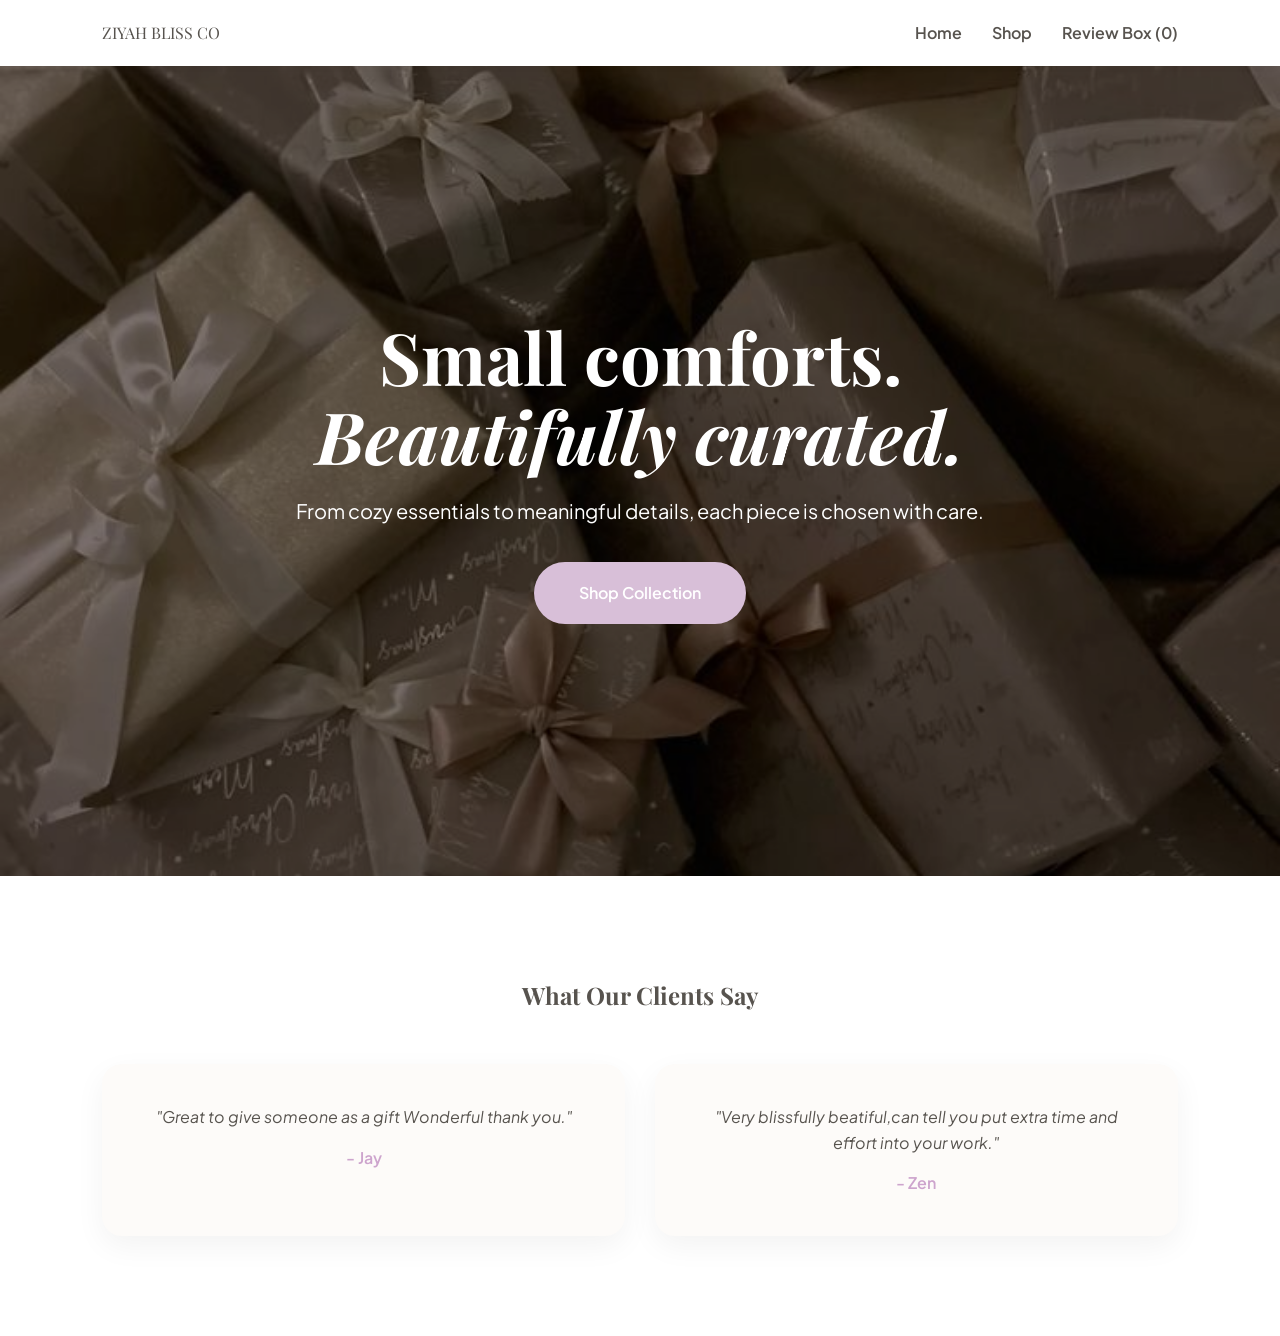
<file: index.html>
<!DOCTYPE html>
<html lang="en">
<head>
    <meta charset="UTF-8">
    <meta name="viewport" content="width=device-width, initial-scale=1.0">
    <link rel="stylesheet" href="style.css">
    <link href="https://fonts.googleapis.com/css2?family=Plus+Jakarta+Sans:wght@400;600&family=Playfair+Display:ital,wght@0,700;1,700&display=swap" rel="stylesheet">
    <title>Ziyah Bliss Co. | Home</title>
</head>
<body>
<nav class="navbar">
    <div class="logo">ZIYAH BLISS CO</div>
    
    <button class="mobile-menu-toggle" aria-label="Toggle navigation">
        <span class="bar"></span>
        <span class="bar"></span>
        <span class="bar"></span>
    </button>

    <ul class="nav-links">
        <li><a href="index.html">Home</a></li>
        <li><a href="shop.html">Shop</a></li>
        <li><a href="faq.html">Review Box (<span id="cart-count">0</span>)</a></li>
    </ul>
</nav>

    <header class="hero-fullscreen">
        <div class="hero-overlay">
            <div class="hero-content-center">
                <h1>Small comforts. <br><em>Beautifully curated.</em></h1>
                <p>From cozy essentials to meaningful details, each piece is chosen with care.</p>
                <a href="shop.html" class="btn-primary">Shop Collection</a>
            </div>
        </div>
    </header>

    <section class="reviews-section">
        <h2 style="text-align: center; margin-bottom: 40px;">What Our Clients Say</h2>
        <div class="reviews-grid">
           
            <div class="review-card">
                <p>"Great to give someone as a gift Wonderful thank you."</p>
                <span>- Jay</span>
            </div>
            <div class="review-card">
                <p>"Very blissfully beatiful,can tell you put extra time and effort into your work."</p>
                <span>- Zen</span>
            </div>
        </div>
    </section>

    <script src="script.js"></script>
    
</body>
</html>
</file>
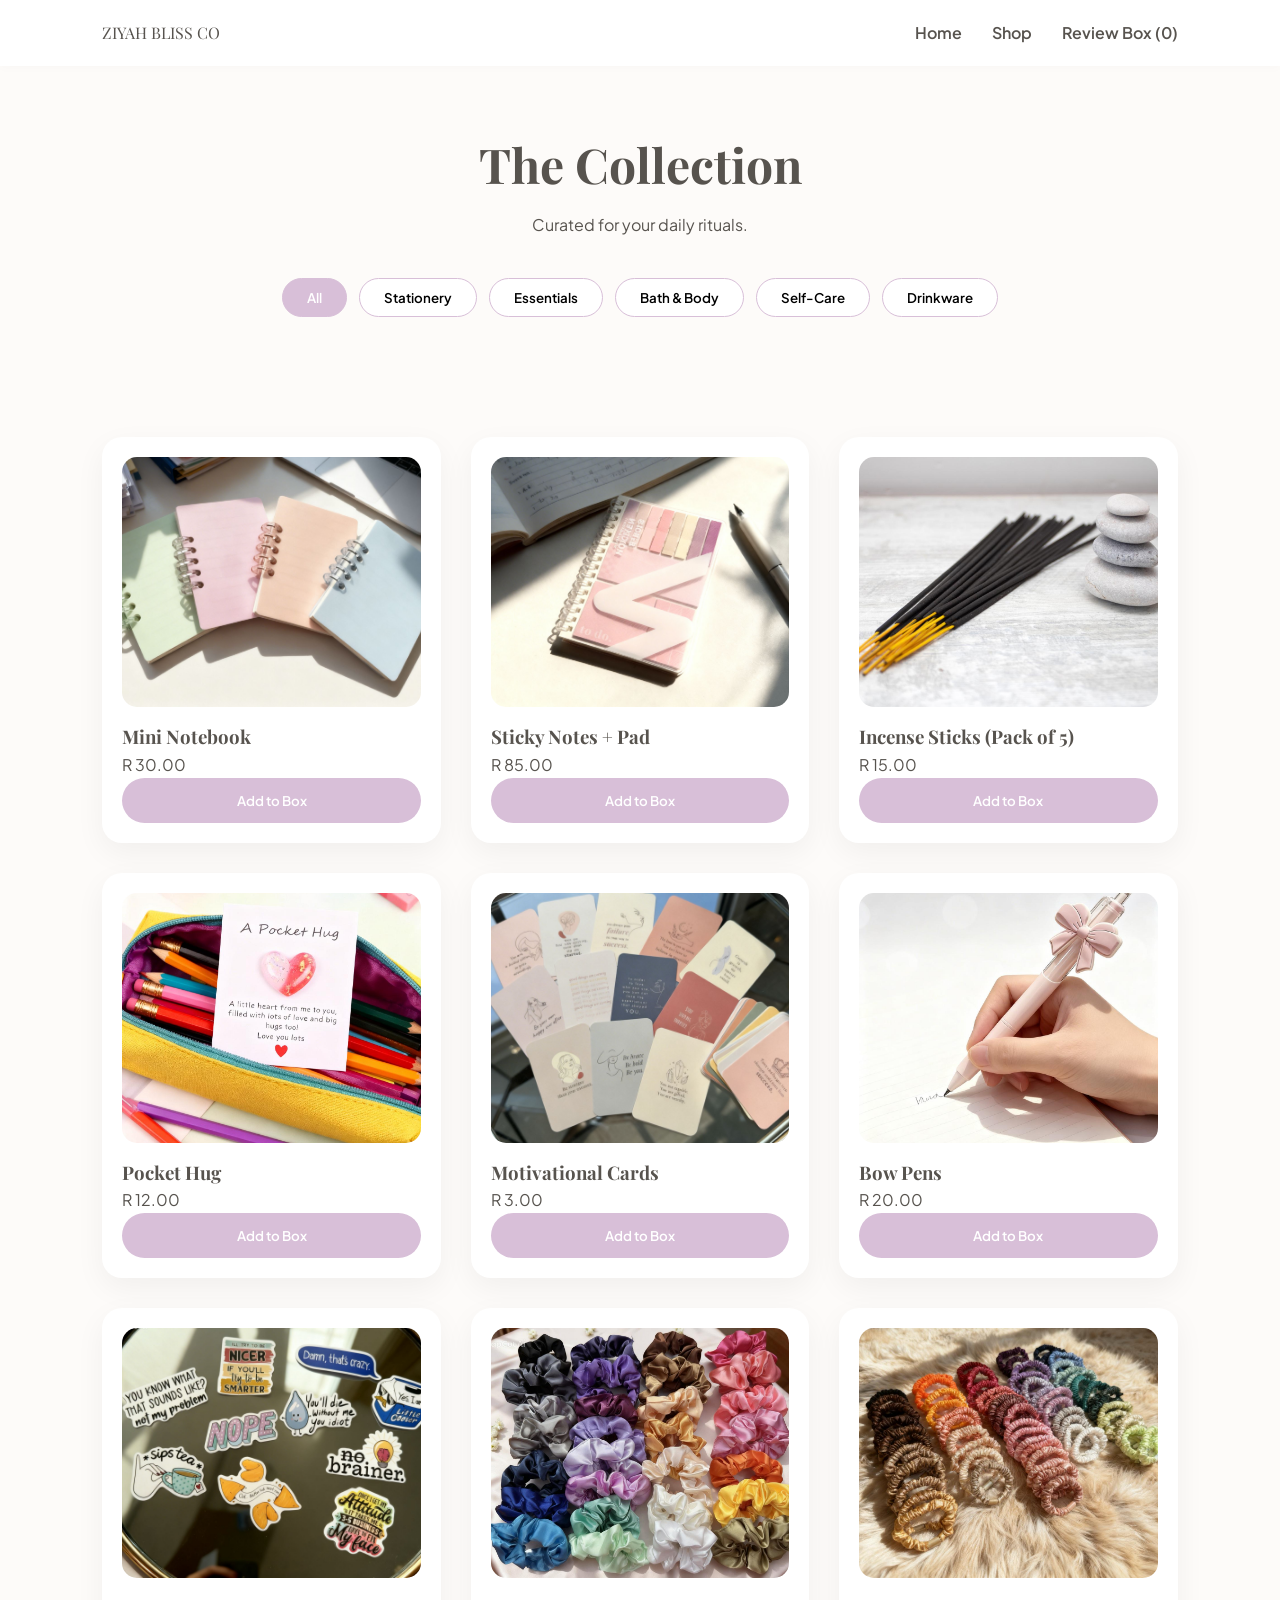
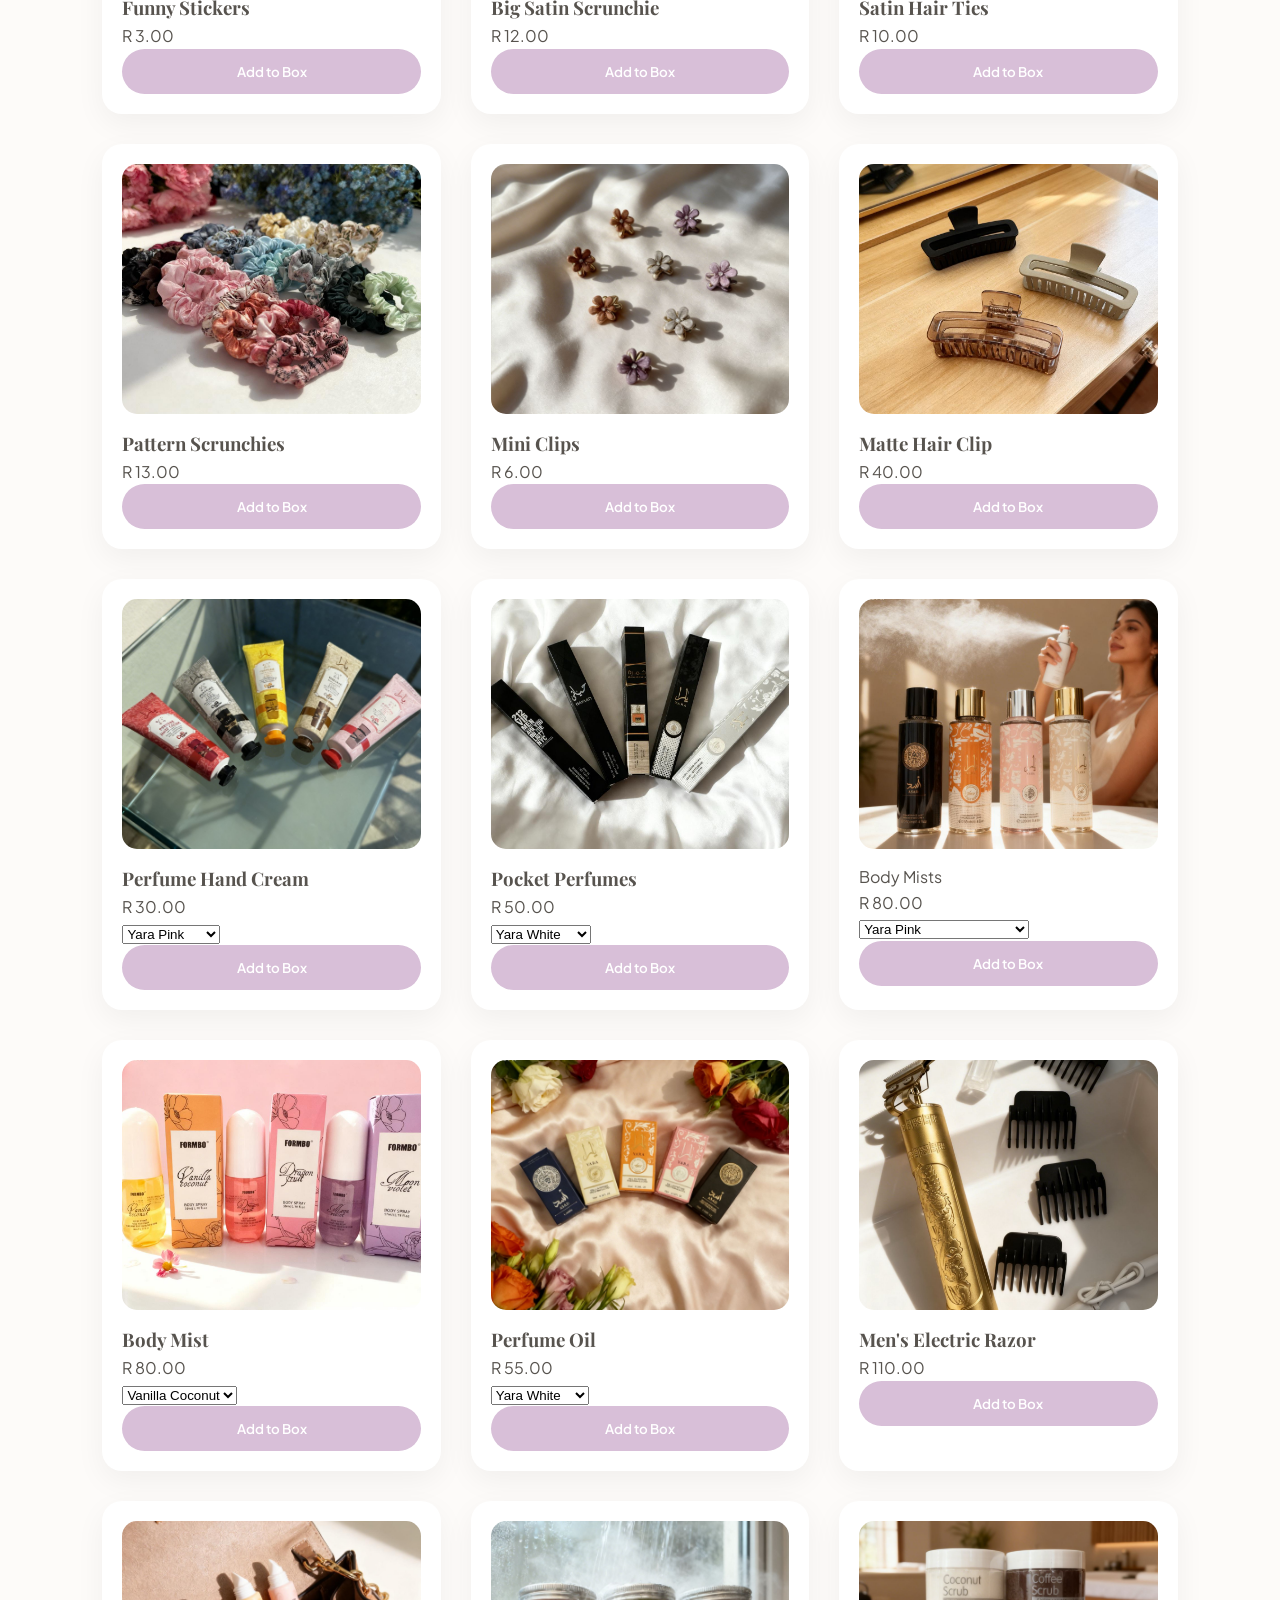
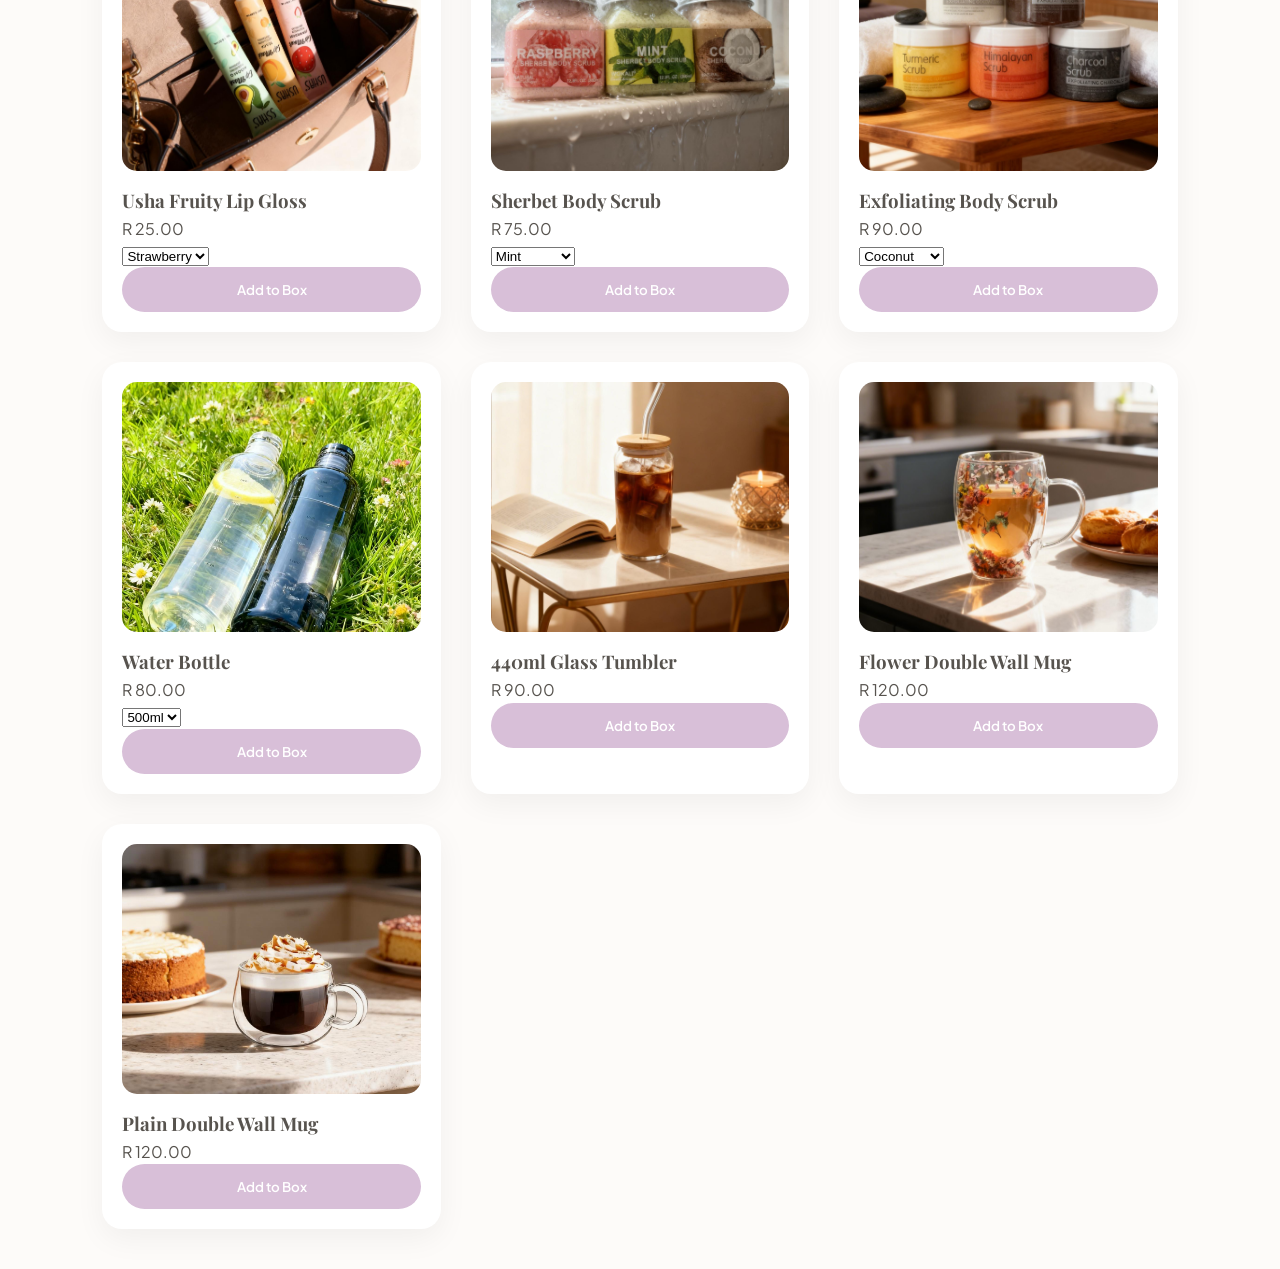
<file: shop.html>
<!DOCTYPE html>
<html lang="en">
<head>
    <meta charset="UTF-8">
    <meta name="viewport" content="width=device-width, initial-scale=1.0">
    <title>The Collection | Ziyah Bliss Co.</title>
    <link rel="stylesheet" href="style.css">
    <link href="https://fonts.googleapis.com/css2?family=Plus+Jakarta+Sans:wght@400;600&family=Playfair+Display:ital,wght@0,700;1,700&display=swap" rel="stylesheet">
</head>
<body>

   <nav class="navbar">
    <div class="logo">ZIYAH BLISS CO</div>
    
    <button class="mobile-menu-toggle" aria-label="Toggle navigation">
        <span class="bar"></span>
        <span class="bar"></span>
        <span class="bar"></span>
    </button>

    <ul class="nav-links">
        <li><a href="index.html">Home</a></li>
        <li><a href="shop.html">Shop</a></li>
        <li><a href="faq.html">Review Box (<span id="cart-count">0</span>)</a></li>
    </ul>
</nav>

    <header class="shop-header" style="text-align: center; padding: 60px 8% 40px;">
        <h1 style="font-size: 3rem; margin-bottom: 10px;">The Collection</h1>
        <p>Curated for your daily rituals.</p>
        
        <div class="category-nav">
            <button class="filter-btn active" onclick="filterCategory('all', this)">All</button>
            <button class="filter-btn" onclick="filterCategory('stationery', this)">Stationery</button>
            <button class="filter-btn" onclick="filterCategory('essentials', this)">Essentials</button>
            <button class="filter-btn" onclick="filterCategory('bath', this)">Bath & Body</button>
            <button class="filter-btn" onclick="filterCategory('selfcare', this)">Self-Care</button>
            <button class="filter-btn" onclick="filterCategory('drinkware', this)">Drinkware</button>
        </div>
    </header>

    <section class="product-grid" id="product-grid">
        
        <div class="product-card stationery">
            <div class="p-img" style="background-image: url('1000076836.jpg');"></div>
            <div class="p-info">
                <h3>Mini Notebook</h3>
                <p class="price">R 30.00</p>
                <button class="btn-add" onclick="addItem('Mini Notebook', 30)">Add to Box</button>
            </div>
        </div>

        <div class="product-card stationery">
            <div class="p-img" style="background-image: url('1000076842.jpg');"></div>
            <div class="p-info">
                <h3>Sticky Notes + Pad</h3>
                <p class="price">R 85.00</p>
                <button class="btn-add" onclick="addItem('Sticky Notes+Pad', 85)">Add to Box</button>
            </div>
        </div>

        <div class="product-card stationery">
            <div class="p-img" style="background-image: url('IMG-20260319-WA0023.jpg');"></div>
            <div class="p-info">
                <h3>Incense Sticks (Pack of 5)</h3>
                <p class="price">R 15.00</p>
                <button class="btn-add" onclick="addItem('Incense Sticks', 15)">Add to Box</button>
            </div>
        </div>

        <div class="product-card stationery">
            <div class="p-img" style="background-image: url('1000076788.jpg');"></div>
            <div class="p-info">
                <h3>Pocket Hug</h3>
                <p class="price">R 12.00</p>
                <button class="btn-add" onclick="addItem('Pocket Hug', 12)">Add to Box</button>
            </div>
        </div>

        <div class="product-card stationery">
            <div class="p-img" style="background-image: url('1000076839.jpg');"></div>
            <div class="p-info">
                <h3>Motivational Cards</h3>
                <p class="price">R 3.00</p>
                <button class="btn-add" onclick="addItem('Motivational Cards', 3)">Add to Box</button>
            </div>
        </div>

        <div class="product-card stationery">
            <div class="p-img" style="background-image: url('1000078003.jpg');"></div>
            <div class="p-info">
                <h3>Bow Pens</h3>
                <p class="price">R 20.00</p>
                <button class="btn-add" onclick="addItem('Bow Pens', 20)">Add to Box</button>
            </div>
        </div>

        <div class="product-card stationery">
            <div class="p-img" style="background-image: url('1000076848.jpg');"></div>
            <div class="p-info">
                <h3>Funny Stickers</h3>
                <p class="price">R 3.00</p>
                <button class="btn-add" onclick="addItem('Funny Stickers', 3)">Add to Box</button>
            </div>
        </div>

        <div class="product-card essentials">
            <div class="p-img" style="background-image: url('1000076806.jpg');"></div>
            <div class="p-info">
                <h3>Big Satin Scrunchie</h3>
                <p class="price">R 12.00</p>
                <button class="btn-add" onclick="addItem('Big Satin Scrunchie', 12)">Add to Box</button>
            </div>
        </div>

        <div class="product-card essentials">
            <div class="p-img" style="background-image: url('1000076803.jpg');"></div>
            <div class="p-info">
                <h3>Satin Hair Ties</h3>
                <p class="price">R 10.00</p>
                <button class="btn-add" onclick="addItem('Satin Hair Ties', 10)">Add to Box</button>
            </div>
        </div>
         <div class="product-card essentials">
            <div class="p-img" style="background-image: url('1000076800.jpg');"></div>
            <div class="p-info">
                <h3>Pattern Scrunchies</h3>
                <p class="price">R 13.00</p>
                <button class="btn-add" onclick="addItem('Pattern Scrunchies', 13)">Add to Box</button>
            </div>
        </div>

        <div class="product-card essentials">
            <div class="p-img" style="background-image: url('1000076863.jpg');"></div>
            <div class="p-info">
                <h3>Mini Clips</h3>
                <p class="price">R 6.00</p>
                <button class="btn-add" onclick="addItem('Mini Clips', 6)">Add to Box</button>
            </div>
        </div>

        <div class="product-card essentials">
            <div class="p-img" style="background-image: url('1000076809.jpg');"></div>
            <div class="p-info">
                <h3>Matte Hair Clip</h3>
                <p class="price">R 40.00</p>
                <button class="btn-add" onclick="addItem('Matte Hair Clip', 40)">Add to Box</button>
            </div>
        </div>

        <div class="product-card bath">
            <div class="p-img" style="background-image: url('1000076860.jpg');"></div>
            <div class="p-info">
                <h3>Perfume Hand Cream</h3>
                <p class="price">R 30.00</p>
                <select class="p-select" id="variant-hand-cream">
                    <option value="Yara Pink">Yara Pink</option>
                    <option value="Yara Orange">Yara Orange</option>
                    <option value="Yara Candy">Yara Candy</option>
                    <option value="Asad">Asad</option>
                </select>
                <button class="btn-add" onclick="addItem('Perfume Hand Cream', 30, null, 'variant-hand-cream')">Add to Box</button>
            </div>
        </div>

        <div class="product-card bath">
            <div class="p-img" style="background-image: url('1000076815.jpg');"></div>
            <div class="p-info">
                <h3>Pocket Perfumes</h3>
                <p class="price">R 50.00</p>
                <select class="p-select" id="variant-hand-cream">
                    <option value="Yara White">Yara White</option>
                    <option value="Yara Black">Yara Black</option>
                    <option value="Hayaati">Hayaati</option>
                    <option value="212 Men VIP">212 Men VIP</option>
                </select>
                <button class="btn-add" onclick="addItem('Pocket Perfume ', 50, null, 'variant-pocket-perfume')">Add to Box</button>
            </div>
        </div>

               <div class="product-card bath">
            <div class="p-img" style="background-image: url('1000076824.jpg');"></div>
            <div class="p-info">
                </h3>Body Mists</h3>
                <p class="price">R 80.00</p>
                <select class="p-select" id="variant-hand-cream">
                    <option value="Yara Pink">Yara Pink</option>
                    <option value="Yara Orange">Yara Orange</option>
                    <option value="Yara White">Yara White</option>
                    <option value="Ameerat AI Arab Maroon">Ameerat AI Arab Maroon</option>
                </select>
                <button class="btn-add" onclick="addItem('Body Mist ', 80, null, 'variant-mist')">Add to Box</button>
            </div>
        </div>
        
        <div class="product-card bath">
            <div class="p-img" style="background-image: url('1000076812.jpg');"></div>
            <div class="p-info">
                <h3>Body Mist</h3>
                <p class="price">R 80.00</p>
                <select class="p-select" id="variant-mist-main">
                    <option value="Vanilla Coconut">Vanilla Coconut</option>
                    <option value="Dragon Fruit">Dragon Fruit</option>
                    <option value="Violet Moon">Violet Moon</option>
                </select>
                <button class="btn-add" onclick="addItem('Body Mist', 80, null, 'variant-mist-main')">Add to Box</button>
            </div>
        </div>

        <div class="product-card bath">
            <div class="p-img" style="background-image: url('1000076854.jpg');"></div>
            <div class="p-info">
                <h3>Perfume Oil</h3>
                <p class="price">R 55.00</p>
                <select class="p-select" id="variant-perfume-oil-select">
                    <option value="Yara White">Yara White</option>
                    <option value="Yara Pink">Yara Pink</option>
                    <option value="Yara Orange">Yara Orange</option>
                    <option value="Asad">Asad</option>
                </select>
                <button class="btn-add" onclick="addItem('Perfume Oil', 55, null, 'variant-perfume-oil-select')">Add to Box</button>
            </div>
        </div>

        <div class="product-card selfcare">
            <div class="p-img" style="background-image: url('1000076827.jpg');"></div>
            <div class="p-info">
                <h3>Men's Electric Razor</h3>
                <p class="price">R 110.00</p>
                <button class="btn-add" onclick="addItem('Electric Razor', 110)">Add to Box</button>
            </div>
        </div>

        <div class="product-card selfcare">
            <div class="p-img" style="background-image: url('IMG-20260314-WA0005.jpg');"></div>
            <div class="p-info">
                <h3>Usha Fruity Lip Gloss</h3>
                <p class="price">R 25.00</p>
                <select class="p-select" id="variant-lipgloss-select">
                    <option value="Strawberry">Strawberry</option>
                    <option value="Peach">Peach</option>
                    <option value="Avocado">Avocado</option>
                </select>
                <button class="btn-add" onclick="addItem('Lip Gloss', 25, null, 'variant-lipgloss-select')">Add to Box</button>
            </div>
        </div>

        <div class="product-card selfcare">
            <div class="p-img" style="background-image: url('1000076830.jpg');"></div>
            <div class="p-info">
                <h3>Sherbet Body Scrub</h3>
                <p class="price">R 75.00</p>
                <select class="p-select" id="variant-sherbet-scrub">
                    <option value="Mint">Mint</option>
                    <option value="Raspberry">Raspberry</option>
                    <option value="Coconut">Coconut</option>
                </select>
                <button class="btn-add" onclick="addItem('Sherbet Body Scrub', 75, null, 'variant-sherbet-scrub')">Add to Box</button>
            </div>
        </div>

        <div class="product-card selfcare">
            <div class="p-img" style="background-image: url('IMG-20260314-WA0021.jpg');"></div>
            <div class="p-info">
                <h3>Exfoliating Body Scrub</h3>
                <p class="price">R 90.00</p>
                <select class="p-select" id="variant-exfoliating-scrub">
                    <option value="Coconut">Coconut</option>
                    <option value="Turmeric">Turmeric</option>
                    <option value="Coffee">Coffee</option>
                    <option value="Charcoal">Charcoal</option>
                    <option value="Himalayan">Himalayan</option>
                </select>
                <button class="btn-add" onclick="addItem('Exfoliating Body Scrub', 90, null, 'variant-exfoliating-scrub')">Add to Box</button>
            </div>
        </div>

        <div class="product-card drinkware">
            <div class="p-img" style="background-image: url('IMG-20260314-WA0001.jpg');"></div>
            <div class="p-info">
                <h3>Water Bottle</h3>
                <p class="price">R 80.00</p>
                <select class="p-select" id="bottle-size-select">
                    <option value="500ml">500ml</option>
                    <option value="750ml">750ml</option>
                </select>
                <button class="btn-add" onclick="addItem('Water Bottle', 80, null, 'bottle-size-select')">Add to Box</button>
            </div>
        </div>

        <div class="product-card drinkware">
            <div class="p-img" style="background-image: url('1000076752.jpg');"></div>
            <div class="p-info">
                <h3>440ml Glass Tumbler</h3>
                <p class="price">R 90.00</p>
                <button class="btn-add" onclick="addItem('Glass Tumbler', 90)">Add to Box</button>
            </div>
        </div>

        <div class="product-card drinkware">
            <div class="p-img" style="background-image: url('1000076774.jpg');"></div>
            <div class="p-info">
                <h3>Flower Double Wall Mug</h3>
                <p class="price">R 120.00</p>
                <button class="btn-add" onclick="addItem('Flower Mug', 120)">Add to Box</button>
            </div>
        </div>

        <div class="product-card drinkware">
            <div class="p-img" style="background-image: url('1000076779.jpg');"></div>
            <div class="p-info">
                <h3>Plain Double Wall Mug</h3>
                <p class="price">R 120.00</p>
                <button class="btn-add" onclick="addItem('Plain Mug', 120)">Add to Box</button>
            </div>
        </div>

    </section>

    <script src="script.js"></script>
    <script>
        function filterCategory(cat, btn) {
            // Update button styles
            document.querySelectorAll('.filter-btn').forEach(b => b.classList.remove('active'));
            btn.classList.add('active');
            
            // Filter cards
            document.querySelectorAll('.product-card').forEach(card => {
                if (cat === 'all' || card.classList.contains(cat)) {
                    card.style.display = 'flex';
                } else {
                    card.style.display = 'none';
                }
            });
        }
    </script>
</body>
</html>
</file>
<file: style.css>
/* --- 1. GLOBAL BRAND VARIABLES --- */
:root {
    --accent: #d8bfd8;         /* Light Purple */
    --accent-hover: #cda4cd;   /* Darker purple */
    --text: #57534e;           /* Dark Stone */
    --bg: #fdfbf9;             /* Cream */
    --white: #ffffff;
    --shadow: 0 10px 30px rgba(0,0,0,0.05);
}

/* --- 2. BASE STYLES --- */
* { 
    box-sizing: border-box; 
    margin: 0; 
    padding: 0; 
}

body {
    font-family: 'Plus Jakarta Sans', sans-serif;
    background-color: var(--bg);
    color: var(--text);
    line-height: 1.6;
    overflow-x: hidden;
}

h1, h2, h3, .logo { 
    font-family: 'Playfair Display', serif; 
}

/* --- 3. NAVIGATION (Global) --- */
.navbar {
    display: flex;
    justify-content: space-between;
    align-items: center;
    padding: 20px 8%;
    background: var(--white);
    position: sticky;
    top: 0;
    z-index: 1000;
    box-shadow: 0 2px 10px rgba(0,0,0,0.02);
}

.nav-links { 
    display: flex; 
    list-style: none; 
    gap: 30px; 
}

.nav-links a { 
    text-decoration: none; 
    color: var(--text); 
    font-weight: 600; 
}

/* --- 4. HOME PAGE: HERO SECTION --- */
.hero-fullscreen {
    position: relative;
    width: 100%;
    height: 90vh;
    background-image: url('hero-placeholder.jpg'); /* Matches your uploaded file */
    background-size: cover;
    background-position: center;
    background-repeat: no-repeat;
    display: flex;
    align-items: center;
    justify-content: center;
}

.hero-overlay {
    background: rgba(0, 0, 0, 0.45); /* Darkens image for text readability */
    width: 100%;
    height: 100%;
    position: absolute;
    top: 0;
    left: 0;
    display: flex;
    align-items: center;
    justify-content: center;
    padding: 20px;
}

.hero-content-center {
    position: relative;
    z-index: 2;
    text-align: center;
    color: #ffffff; /* White text on background image */
    max-width: 800px;
}

.hero-content-center h1 {
    font-size: clamp(2.5rem, 7vw, 4.5rem);
    line-height: 1.1;
    margin-bottom: 20px;
}

.hero-content-center p {
    font-size: 1.25rem;
    margin-bottom: 35px;
}

/* --- 5. REVIEWS SECTION (Separated) --- */
.reviews-section {
    padding: 100px 8%;
    background-color: var(--white);
    text-align: center;
}

.reviews-grid {
    display: grid;
    grid-template-columns: repeat(auto-fit, minmax(280px, 1fr));
    gap: 30px;
    margin-top: 50px;
}

.review-card {
    background: var(--bg);
    padding: 40px;
    border-radius: 20px;
    box-shadow: var(--shadow);
}

.review-card p {
    font-style: italic;
    margin-bottom: 15px;
}

.review-card span {
    font-weight: 600;
    color: var(--accent-hover);
}

/* --- 6. SHOP PAGE: PRODUCT GRID & FILTERS --- */
.category-nav {
    display: flex;
    justify-content: center;
    gap: 12px;
    margin: 40px 0;
    flex-wrap: wrap;
}

.product-grid {
    display: grid;
    grid-template-columns: repeat(auto-fit, minmax(280px, 1fr));
    gap: 30px;
    padding: 40px 8%;
}

.product-card {
    background: var(--white);
    padding: 20px;
    border-radius: 20px;
    box-shadow: var(--shadow);
    display: flex;
    flex-direction: column;
}

.product-card[style*="display: none"] {
    display: none !important;
}

.p-img {
    height: 250px;
    background-size: cover;
    background-position: center;
    border-radius: 15px;
    margin-bottom: 15px;
}

/* --- 7. BUTTONS & UI --- */
.btn-primary, .btn-add, .filter-btn {
    font-family: inherit;
    font-weight: 600;
    cursor: pointer;
    transition: 0.3s ease;
    text-decoration: none;
    border-radius: 50px;
    border: none;
    display: inline-block;
}

.btn-primary {
    background-color: var(--accent);
    color: white;
    padding: 18px 45px;
}

.btn-add {
    background-color: var(--accent);
    color: white;
    width: 100%;
    padding: 14px;
    margin-top: auto;
}

.filter-btn {
    background: var(--white);
    border: 1px solid var(--accent);
    padding: 10px 24px;
}

.filter-btn.active, .filter-btn:hover {
    background: var(--accent);
    color: white;
}
/* --- MOBILE NAVIGATION REWRITE --- */
@media (max-width: 768px) {
    .navbar {
        position: relative; /* Acts as an anchor for the menu */
        justify-content: space-between;
    }

    /* 1. Hide the original horizontal links */
    .nav-links {
        display: none; 
        flex-direction: column;
        position: absolute;
        top: 100%; /* Sits exactly below the navbar */
        left: 0;
        width: 100%;
        background-color: var(--white);
        padding: 20px 0;
        box-shadow: 0 10px 15px rgba(0,0,0,0.05);
        z-index: 2000;
        gap: 15px;
    }

    /* 2. Show the links only when 'active' class is added via JS */
    .nav-links.active {
        display: flex;
    }

    .nav-links li {
        width: 100%;
        text-align: center;
    }

    /* 3. Style the Hamburger Button */
    .mobile-menu-toggle {
        display: flex !important;
        flex-direction: column;
        gap: 5px;
        background: none;
        border: none;
        cursor: pointer;
        padding: 5px;
    }

    .mobile-menu-toggle .bar {
        width: 22px;
        height: 2px;
        background-color: var(--text);
        transition: 0.3s;
    }
}

/* 4. Ensure toggle is hidden on Desktop */
@media (min-width: 769px) {
    .mobile-menu-toggle {
        display: none;
    }
}
</file>
